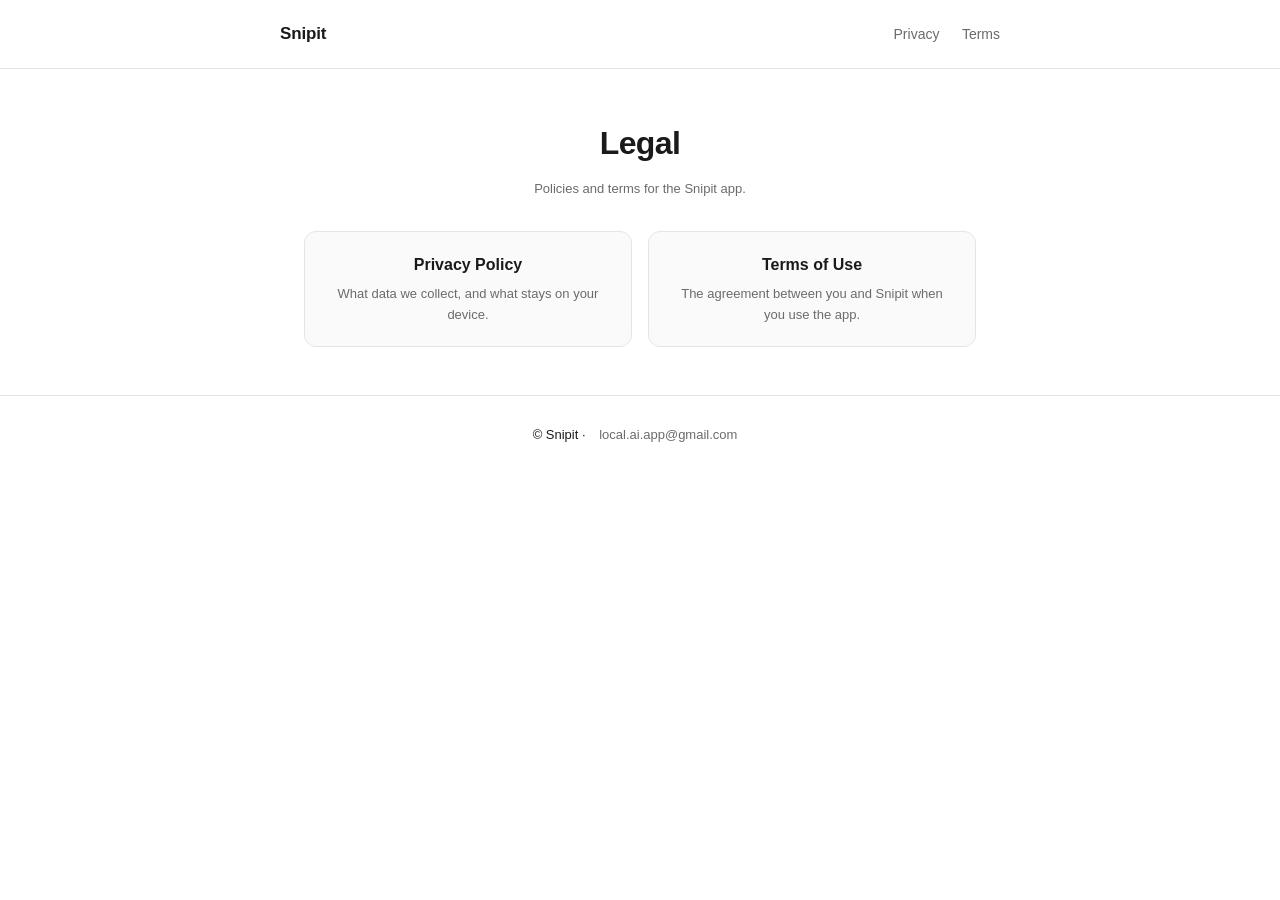
<file: index.html>
<!DOCTYPE html>
<html lang="en">
<head>
    <meta charset="UTF-8">
    <meta name="viewport" content="width=device-width, initial-scale=1.0">
    <title>Snipit — Legal</title>
    <link rel="stylesheet" href="style.css">
</head>
<body>
    <header class="site">
        <div class="inner">
            <a href="./" class="brand">Snipit</a>
            <nav>
                <a href="privacy.html">Privacy</a>
                <a href="terms.html">Terms</a>
            </nav>
        </div>
    </header>

    <main class="home-hero">
        <h1>Legal</h1>
        <p class="meta">Policies and terms for the Snipit app.</p>

        <div class="home-links">
            <a href="privacy.html">
                <strong>Privacy Policy</strong>
                <span>What data we collect, and what stays on your device.</span>
            </a>
            <a href="terms.html">
                <strong>Terms of Use</strong>
                <span>The agreement between you and Snipit when you use the app.</span>
            </a>
        </div>
    </main>

    <footer class="site">
        <p>&copy; Snipit · <a href="mailto:local.ai.app@gmail.com">local.ai.app@gmail.com</a></p>
    </footer>
</body>
</html>
</file>
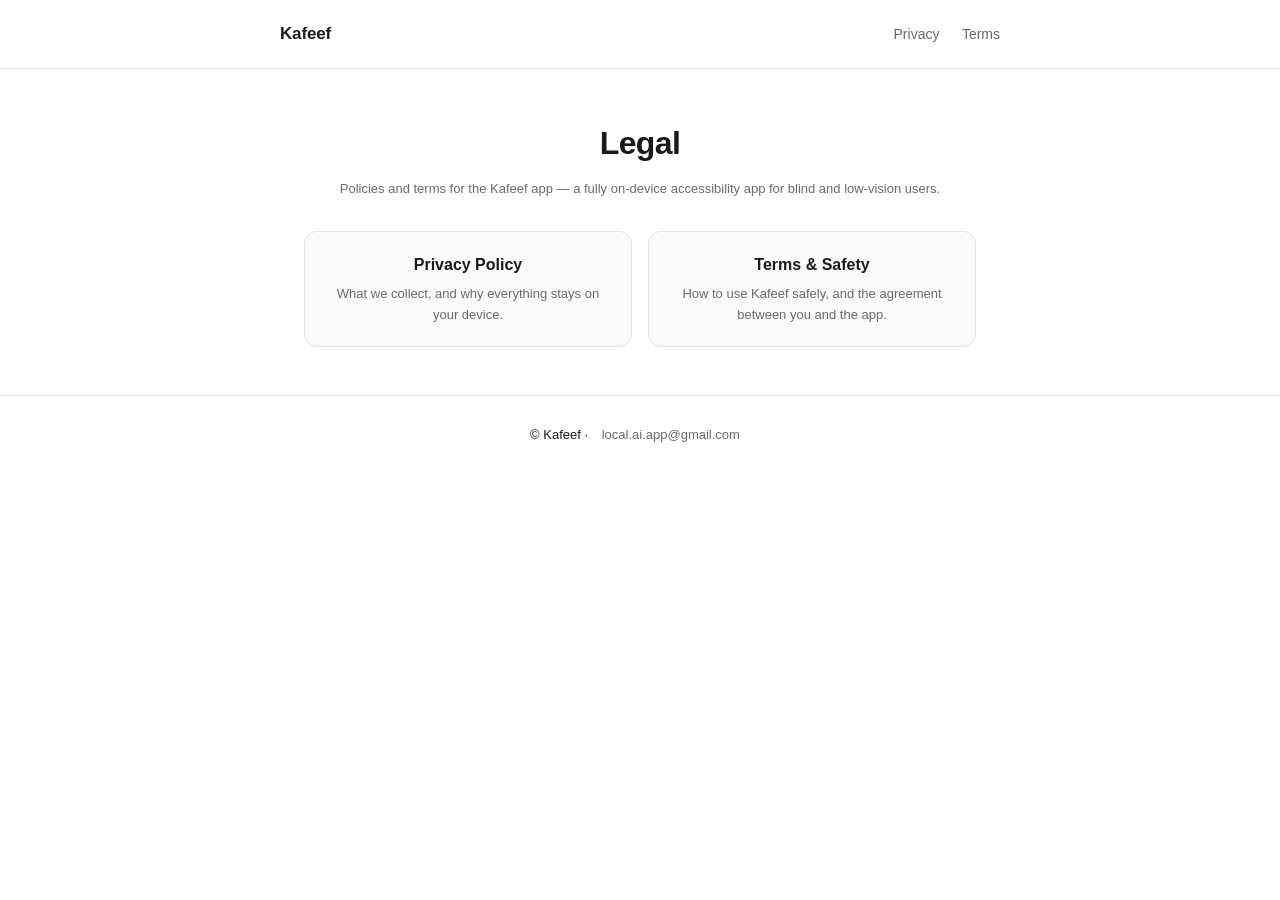
<file: kafeef/index.html>
<!DOCTYPE html>
<html lang="en">
<head>
    <meta charset="UTF-8">
    <meta name="viewport" content="width=device-width, initial-scale=1.0">
    <title>Kafeef — Legal</title>
    <link rel="stylesheet" href="style.css">
</head>
<body>
    <header class="site">
        <div class="inner">
            <a href="./" class="brand">Kafeef</a>
            <nav>
                <a href="privacy.html">Privacy</a>
                <a href="terms.html">Terms</a>
            </nav>
        </div>
    </header>

    <main class="home-hero">
        <h1>Legal</h1>
        <p class="meta">Policies and terms for the Kafeef app — a fully on-device accessibility app for blind and low-vision users.</p>

        <div class="home-links">
            <a href="privacy.html">
                <strong>Privacy Policy</strong>
                <span>What we collect, and why everything stays on your device.</span>
            </a>
            <a href="terms.html">
                <strong>Terms &amp; Safety</strong>
                <span>How to use Kafeef safely, and the agreement between you and the app.</span>
            </a>
        </div>
    </main>

    <footer class="site">
        <p>&copy; Kafeef · <a href="mailto:local.ai.app@gmail.com">local.ai.app@gmail.com</a></p>
    </footer>
</body>
</html>
</file>
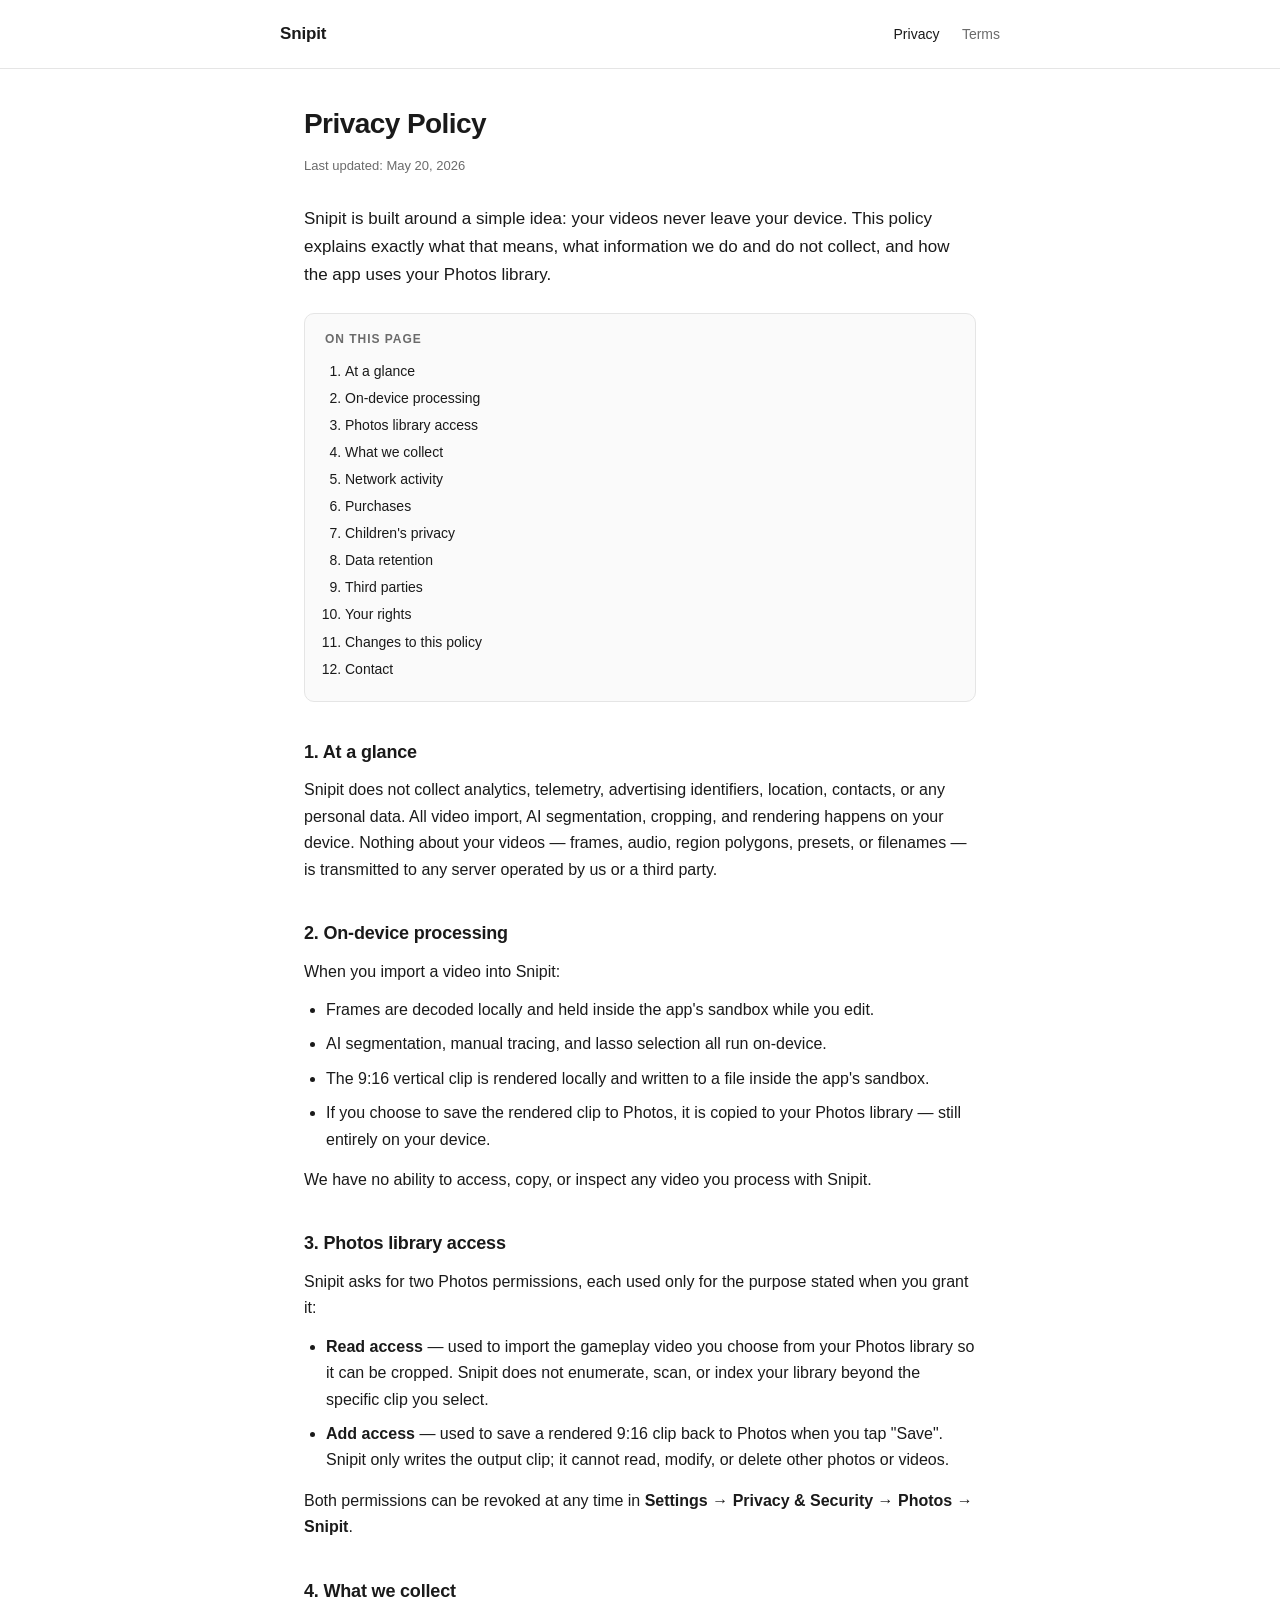
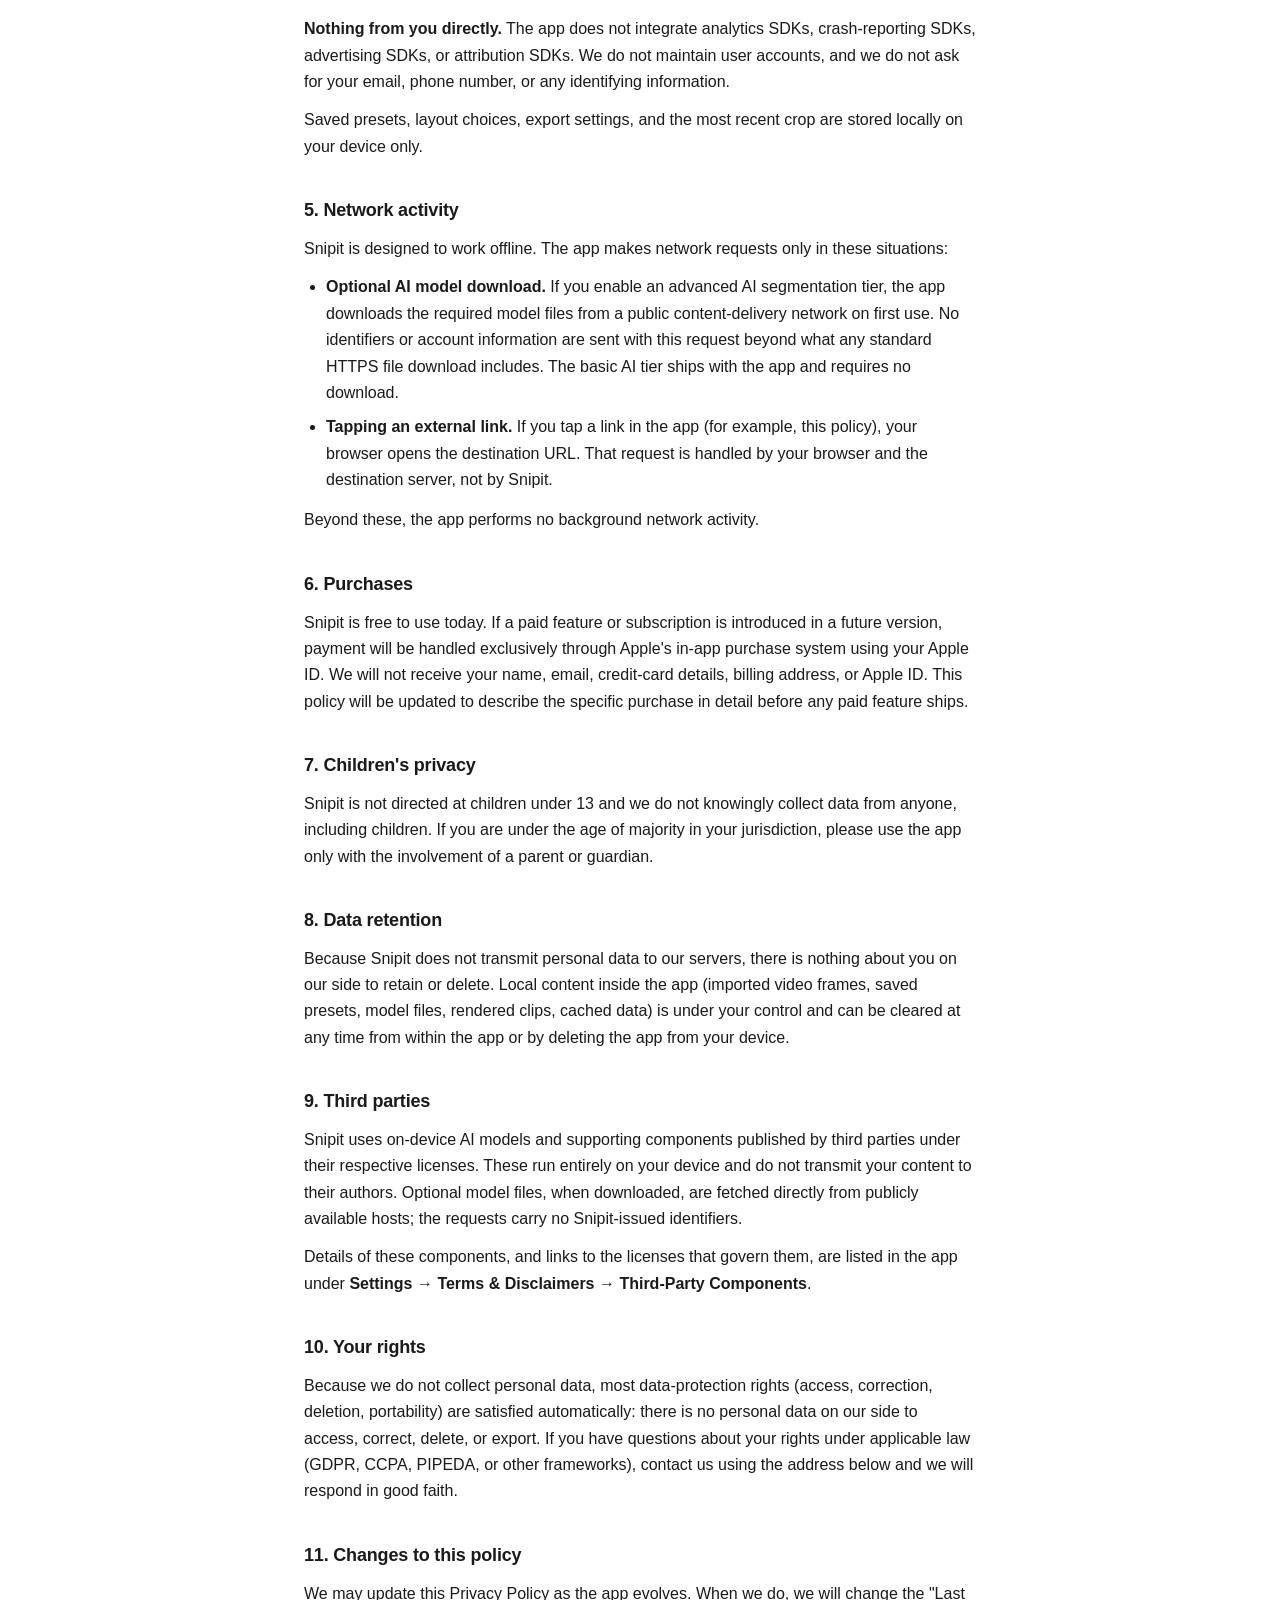
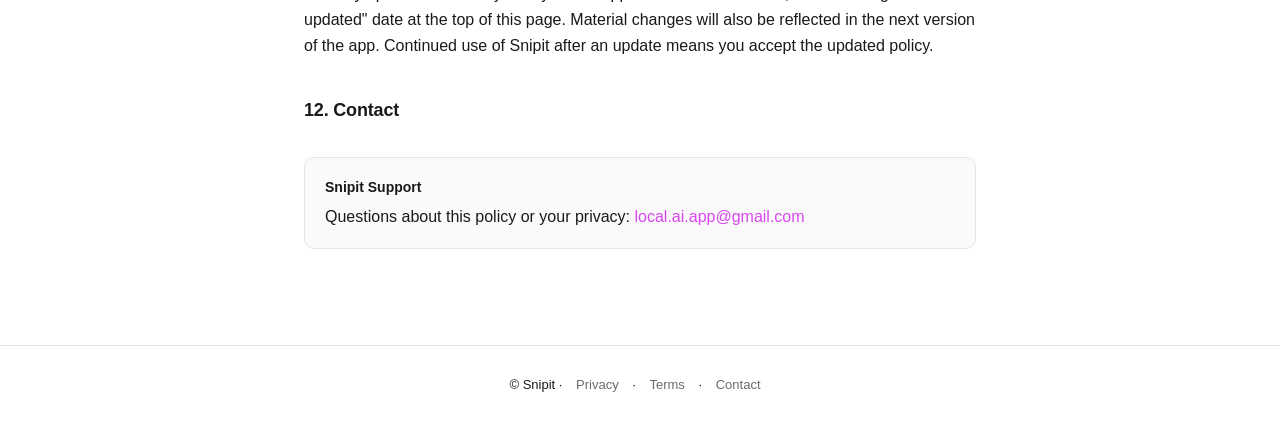
<file: privacy.html>
<!DOCTYPE html>
<html lang="en">
<head>
    <meta charset="UTF-8">
    <meta name="viewport" content="width=device-width, initial-scale=1.0">
    <title>Privacy Policy — Snipit</title>
    <link rel="stylesheet" href="style.css">
</head>
<body>
    <header class="site">
        <div class="inner">
            <a href="./" class="brand">Snipit</a>
            <nav>
                <a href="privacy.html" class="active">Privacy</a>
                <a href="terms.html">Terms</a>
            </nav>
        </div>
    </header>

    <main>
        <h1>Privacy Policy</h1>
        <p class="meta">Last updated: May 20, 2026</p>

        <p class="lead">Snipit is built around a simple idea: your videos never leave your device. This policy explains exactly what that means, what information we do and do not collect, and how the app uses your Photos library.</p>

        <div class="toc">
            <h3>On this page</h3>
            <ol>
                <li><a href="#summary">At a glance</a></li>
                <li><a href="#ondevice">On-device processing</a></li>
                <li><a href="#photos">Photos library access</a></li>
                <li><a href="#collect">What we collect</a></li>
                <li><a href="#network">Network activity</a></li>
                <li><a href="#purchases">Purchases</a></li>
                <li><a href="#children">Children's privacy</a></li>
                <li><a href="#retention">Data retention</a></li>
                <li><a href="#thirdparty">Third parties</a></li>
                <li><a href="#rights">Your rights</a></li>
                <li><a href="#changes">Changes to this policy</a></li>
                <li><a href="#contact">Contact</a></li>
            </ol>
        </div>

        <h2 id="summary">1. At a glance</h2>
        <p>Snipit does not collect analytics, telemetry, advertising identifiers, location, contacts, or any personal data. All video import, AI segmentation, cropping, and rendering happens on your device. Nothing about your videos — frames, audio, region polygons, presets, or filenames — is transmitted to any server operated by us or a third party.</p>

        <h2 id="ondevice">2. On-device processing</h2>
        <p>When you import a video into Snipit:</p>
        <ul>
            <li>Frames are decoded locally and held inside the app's sandbox while you edit.</li>
            <li>AI segmentation, manual tracing, and lasso selection all run on-device.</li>
            <li>The 9:16 vertical clip is rendered locally and written to a file inside the app's sandbox.</li>
            <li>If you choose to save the rendered clip to Photos, it is copied to your Photos library — still entirely on your device.</li>
        </ul>
        <p>We have no ability to access, copy, or inspect any video you process with Snipit.</p>

        <h2 id="photos">3. Photos library access</h2>
        <p>Snipit asks for two Photos permissions, each used only for the purpose stated when you grant it:</p>
        <ul>
            <li><strong>Read access</strong> — used to import the gameplay video you choose from your Photos library so it can be cropped. Snipit does not enumerate, scan, or index your library beyond the specific clip you select.</li>
            <li><strong>Add access</strong> — used to save a rendered 9:16 clip back to Photos when you tap "Save". Snipit only writes the output clip; it cannot read, modify, or delete other photos or videos.</li>
        </ul>
        <p>Both permissions can be revoked at any time in <strong>Settings → Privacy &amp; Security → Photos → Snipit</strong>.</p>

        <h2 id="collect">4. What we collect</h2>
        <p><strong>Nothing from you directly.</strong> The app does not integrate analytics SDKs, crash-reporting SDKs, advertising SDKs, or attribution SDKs. We do not maintain user accounts, and we do not ask for your email, phone number, or any identifying information.</p>
        <p>Saved presets, layout choices, export settings, and the most recent crop are stored locally on your device only.</p>

        <h2 id="network">5. Network activity</h2>
        <p>Snipit is designed to work offline. The app makes network requests only in these situations:</p>
        <ul>
            <li><strong>Optional AI model download.</strong> If you enable an advanced AI segmentation tier, the app downloads the required model files from a public content-delivery network on first use. No identifiers or account information are sent with this request beyond what any standard HTTPS file download includes. The basic AI tier ships with the app and requires no download.</li>
            <li><strong>Tapping an external link.</strong> If you tap a link in the app (for example, this policy), your browser opens the destination URL. That request is handled by your browser and the destination server, not by Snipit.</li>
        </ul>
        <p>Beyond these, the app performs no background network activity.</p>

        <h2 id="purchases">6. Purchases</h2>
        <p>Snipit is free to use today. If a paid feature or subscription is introduced in a future version, payment will be handled exclusively through Apple's in-app purchase system using your Apple ID. We will not receive your name, email, credit-card details, billing address, or Apple ID. This policy will be updated to describe the specific purchase in detail before any paid feature ships.</p>

        <h2 id="children">7. Children's privacy</h2>
        <p>Snipit is not directed at children under 13 and we do not knowingly collect data from anyone, including children. If you are under the age of majority in your jurisdiction, please use the app only with the involvement of a parent or guardian.</p>

        <h2 id="retention">8. Data retention</h2>
        <p>Because Snipit does not transmit personal data to our servers, there is nothing about you on our side to retain or delete. Local content inside the app (imported video frames, saved presets, model files, rendered clips, cached data) is under your control and can be cleared at any time from within the app or by deleting the app from your device.</p>

        <h2 id="thirdparty">9. Third parties</h2>
        <p>Snipit uses on-device AI models and supporting components published by third parties under their respective licenses. These run entirely on your device and do not transmit your content to their authors. Optional model files, when downloaded, are fetched directly from publicly available hosts; the requests carry no Snipit-issued identifiers.</p>
        <p>Details of these components, and links to the licenses that govern them, are listed in the app under <strong>Settings → Terms &amp; Disclaimers → Third-Party Components</strong>.</p>

        <h2 id="rights">10. Your rights</h2>
        <p>Because we do not collect personal data, most data-protection rights (access, correction, deletion, portability) are satisfied automatically: there is no personal data on our side to access, correct, delete, or export. If you have questions about your rights under applicable law (GDPR, CCPA, PIPEDA, or other frameworks), contact us using the address below and we will respond in good faith.</p>

        <h2 id="changes">11. Changes to this policy</h2>
        <p>We may update this Privacy Policy as the app evolves. When we do, we will change the "Last updated" date at the top of this page. Material changes will also be reflected in the next version of the app. Continued use of Snipit after an update means you accept the updated policy.</p>

        <h2 id="contact">12. Contact</h2>
        <div class="contact">
            <strong>Snipit Support</strong>
            Questions about this policy or your privacy: <a href="mailto:local.ai.app@gmail.com">local.ai.app@gmail.com</a>
        </div>
    </main>

    <footer class="site">
        <p>&copy; Snipit · <a href="privacy.html">Privacy</a> · <a href="terms.html">Terms</a> · <a href="mailto:local.ai.app@gmail.com">Contact</a></p>
    </footer>
</body>
</html>
</file>
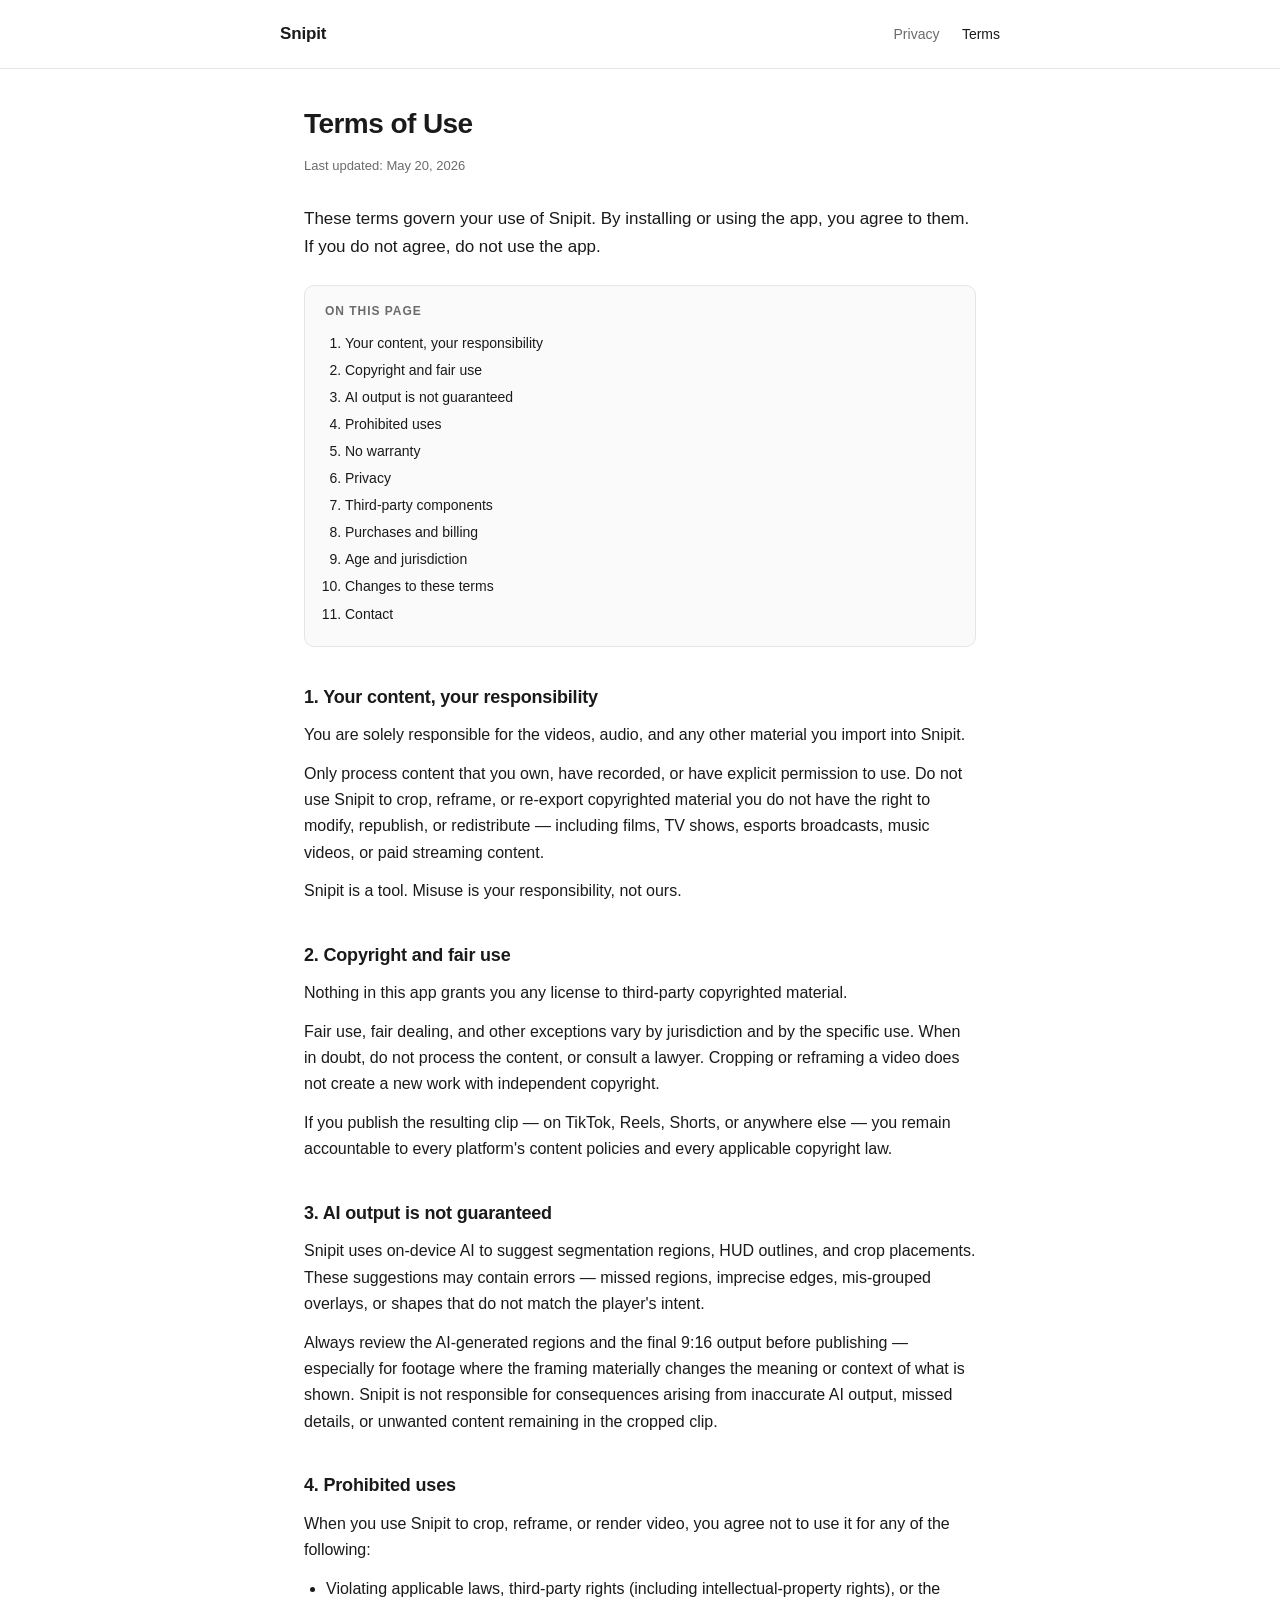
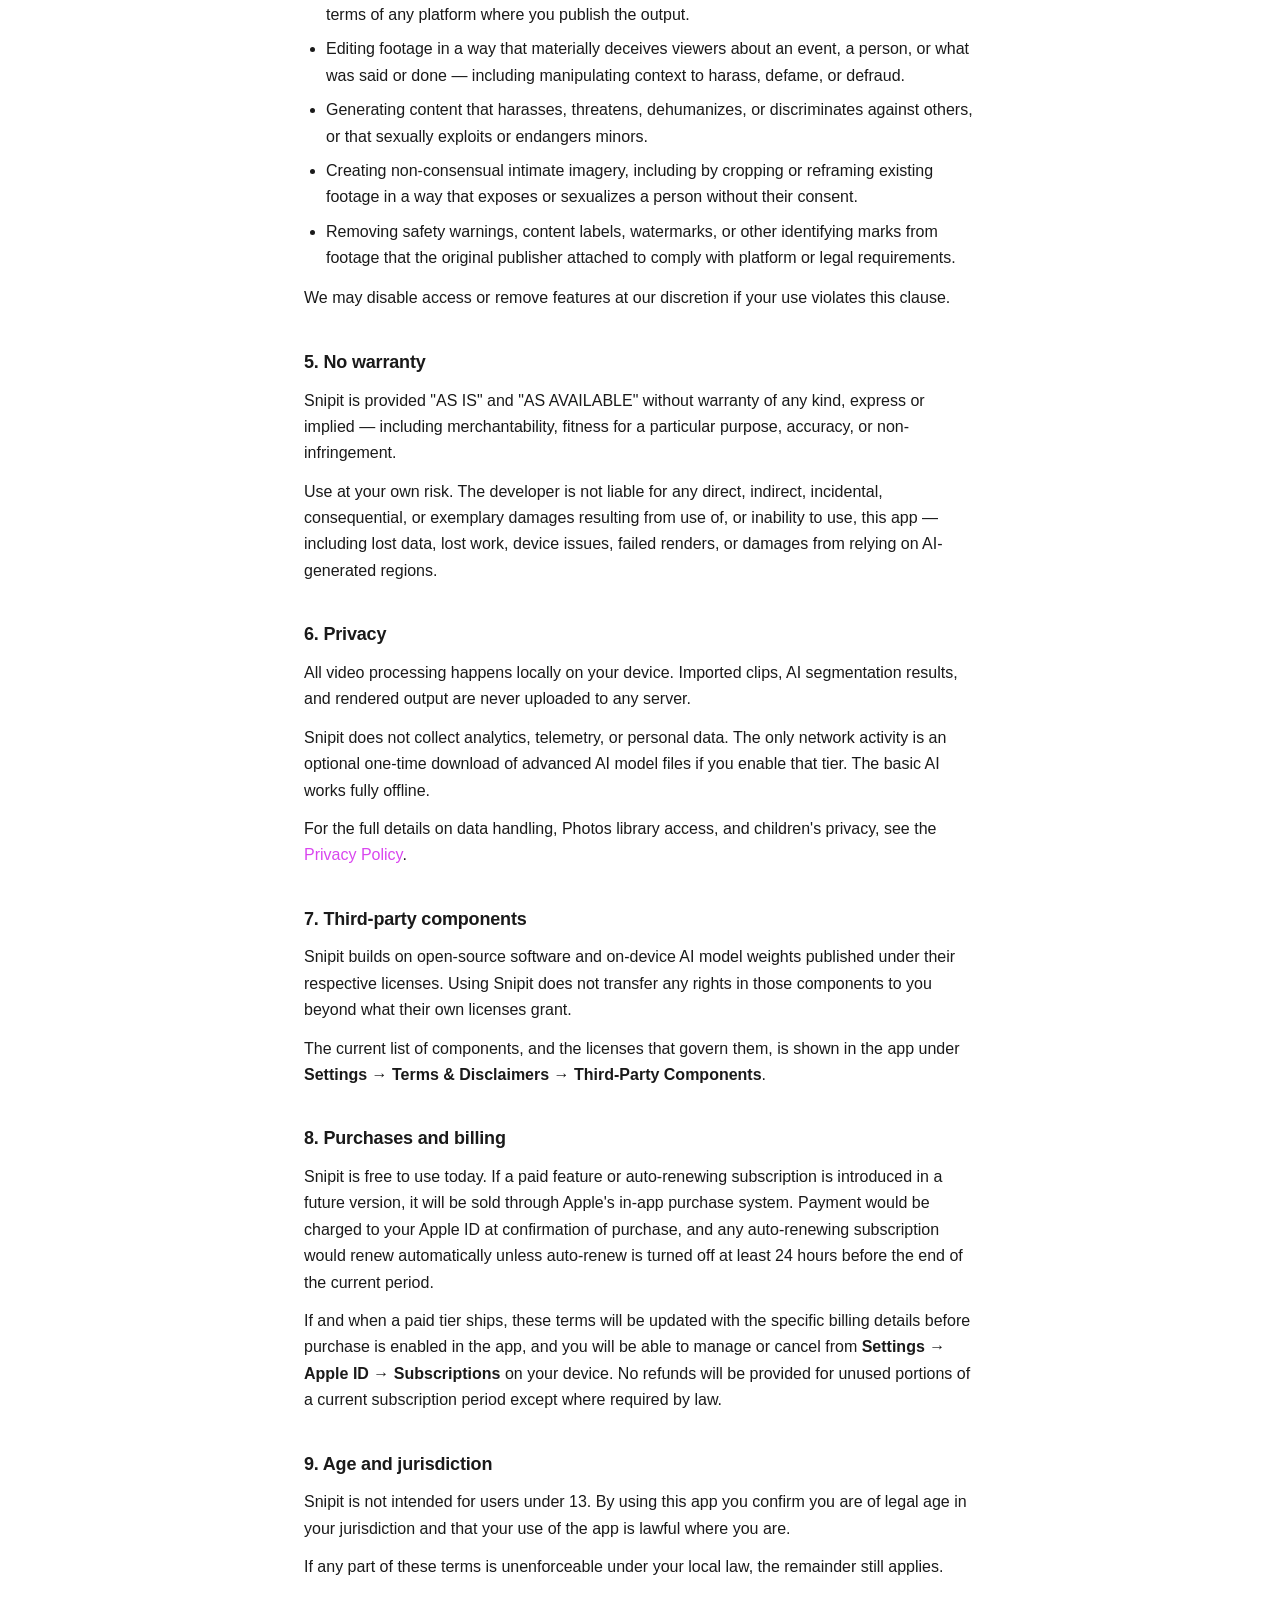
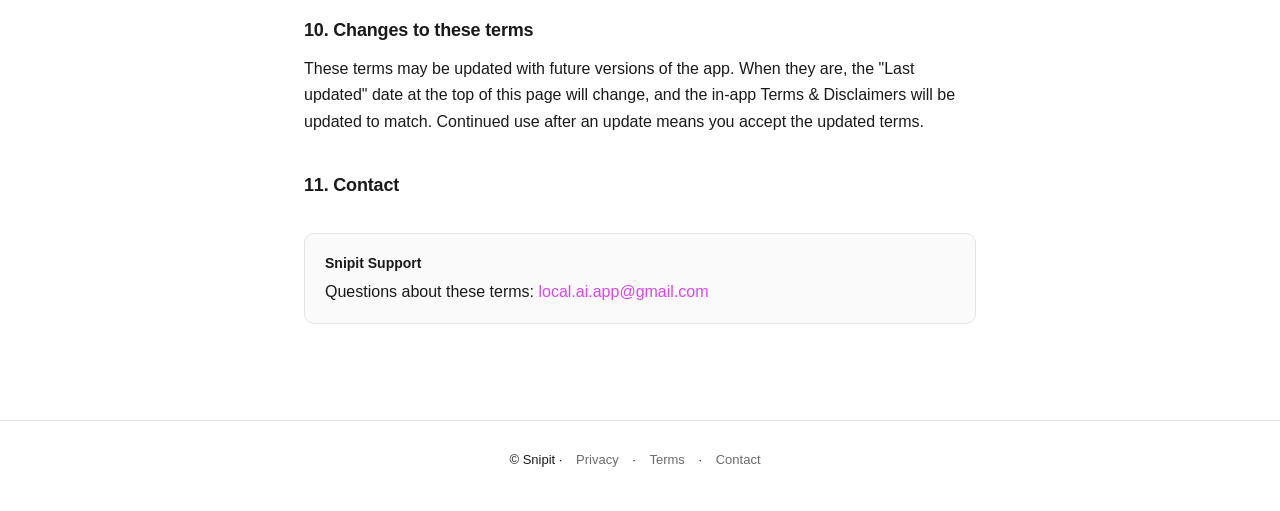
<file: terms.html>
<!DOCTYPE html>
<html lang="en">
<head>
    <meta charset="UTF-8">
    <meta name="viewport" content="width=device-width, initial-scale=1.0">
    <title>Terms of Use — Snipit</title>
    <link rel="stylesheet" href="style.css">
</head>
<body>
    <header class="site">
        <div class="inner">
            <a href="./" class="brand">Snipit</a>
            <nav>
                <a href="privacy.html">Privacy</a>
                <a href="terms.html" class="active">Terms</a>
            </nav>
        </div>
    </header>

    <main>
        <h1>Terms of Use</h1>
        <p class="meta">Last updated: May 20, 2026</p>

        <p class="lead">These terms govern your use of Snipit. By installing or using the app, you agree to them. If you do not agree, do not use the app.</p>

        <div class="toc">
            <h3>On this page</h3>
            <ol>
                <li><a href="#content">Your content, your responsibility</a></li>
                <li><a href="#copyright">Copyright and fair use</a></li>
                <li><a href="#ai">AI output is not guaranteed</a></li>
                <li><a href="#prohibited">Prohibited uses</a></li>
                <li><a href="#warranty">No warranty</a></li>
                <li><a href="#privacy">Privacy</a></li>
                <li><a href="#thirdparty">Third-party components</a></li>
                <li><a href="#purchases">Purchases and billing</a></li>
                <li><a href="#age">Age and jurisdiction</a></li>
                <li><a href="#changes">Changes to these terms</a></li>
                <li><a href="#contact">Contact</a></li>
            </ol>
        </div>

        <h2 id="content">1. Your content, your responsibility</h2>
        <p>You are solely responsible for the videos, audio, and any other material you import into Snipit.</p>
        <p>Only process content that you own, have recorded, or have explicit permission to use. Do not use Snipit to crop, reframe, or re-export copyrighted material you do not have the right to modify, republish, or redistribute — including films, TV shows, esports broadcasts, music videos, or paid streaming content.</p>
        <p>Snipit is a tool. Misuse is your responsibility, not ours.</p>

        <h2 id="copyright">2. Copyright and fair use</h2>
        <p>Nothing in this app grants you any license to third-party copyrighted material.</p>
        <p>Fair use, fair dealing, and other exceptions vary by jurisdiction and by the specific use. When in doubt, do not process the content, or consult a lawyer. Cropping or reframing a video does not create a new work with independent copyright.</p>
        <p>If you publish the resulting clip — on TikTok, Reels, Shorts, or anywhere else — you remain accountable to every platform's content policies and every applicable copyright law.</p>

        <h2 id="ai">3. AI output is not guaranteed</h2>
        <p>Snipit uses on-device AI to suggest segmentation regions, HUD outlines, and crop placements. These suggestions may contain errors — missed regions, imprecise edges, mis-grouped overlays, or shapes that do not match the player's intent.</p>
        <p>Always review the AI-generated regions and the final 9:16 output before publishing — especially for footage where the framing materially changes the meaning or context of what is shown. Snipit is not responsible for consequences arising from inaccurate AI output, missed details, or unwanted content remaining in the cropped clip.</p>

        <h2 id="prohibited">4. Prohibited uses</h2>
        <p>When you use Snipit to crop, reframe, or render video, you agree not to use it for any of the following:</p>
        <ul>
            <li>Violating applicable laws, third-party rights (including intellectual-property rights), or the terms of any platform where you publish the output.</li>
            <li>Editing footage in a way that materially deceives viewers about an event, a person, or what was said or done — including manipulating context to harass, defame, or defraud.</li>
            <li>Generating content that harasses, threatens, dehumanizes, or discriminates against others, or that sexually exploits or endangers minors.</li>
            <li>Creating non-consensual intimate imagery, including by cropping or reframing existing footage in a way that exposes or sexualizes a person without their consent.</li>
            <li>Removing safety warnings, content labels, watermarks, or other identifying marks from footage that the original publisher attached to comply with platform or legal requirements.</li>
        </ul>
        <p>We may disable access or remove features at our discretion if your use violates this clause.</p>

        <h2 id="warranty">5. No warranty</h2>
        <p>Snipit is provided "AS IS" and "AS AVAILABLE" without warranty of any kind, express or implied — including merchantability, fitness for a particular purpose, accuracy, or non-infringement.</p>
        <p>Use at your own risk. The developer is not liable for any direct, indirect, incidental, consequential, or exemplary damages resulting from use of, or inability to use, this app — including lost data, lost work, device issues, failed renders, or damages from relying on AI-generated regions.</p>

        <h2 id="privacy">6. Privacy</h2>
        <p>All video processing happens locally on your device. Imported clips, AI segmentation results, and rendered output are never uploaded to any server.</p>
        <p>Snipit does not collect analytics, telemetry, or personal data. The only network activity is an optional one-time download of advanced AI model files if you enable that tier. The basic AI works fully offline.</p>
        <p>For the full details on data handling, Photos library access, and children's privacy, see the <a href="privacy.html">Privacy Policy</a>.</p>

        <h2 id="thirdparty">7. Third-party components</h2>
        <p>Snipit builds on open-source software and on-device AI model weights published under their respective licenses. Using Snipit does not transfer any rights in those components to you beyond what their own licenses grant.</p>
        <p>The current list of components, and the licenses that govern them, is shown in the app under <strong>Settings → Terms &amp; Disclaimers → Third-Party Components</strong>.</p>

        <h2 id="purchases">8. Purchases and billing</h2>
        <p>Snipit is free to use today. If a paid feature or auto-renewing subscription is introduced in a future version, it will be sold through Apple's in-app purchase system. Payment would be charged to your Apple ID at confirmation of purchase, and any auto-renewing subscription would renew automatically unless auto-renew is turned off at least 24 hours before the end of the current period.</p>
        <p>If and when a paid tier ships, these terms will be updated with the specific billing details before purchase is enabled in the app, and you will be able to manage or cancel from <strong>Settings → Apple ID → Subscriptions</strong> on your device. No refunds will be provided for unused portions of a current subscription period except where required by law.</p>

        <h2 id="age">9. Age and jurisdiction</h2>
        <p>Snipit is not intended for users under 13. By using this app you confirm you are of legal age in your jurisdiction and that your use of the app is lawful where you are.</p>
        <p>If any part of these terms is unenforceable under your local law, the remainder still applies.</p>

        <h2 id="changes">10. Changes to these terms</h2>
        <p>These terms may be updated with future versions of the app. When they are, the "Last updated" date at the top of this page will change, and the in-app Terms &amp; Disclaimers will be updated to match. Continued use after an update means you accept the updated terms.</p>

        <h2 id="contact">11. Contact</h2>
        <div class="contact">
            <strong>Snipit Support</strong>
            Questions about these terms: <a href="mailto:local.ai.app@gmail.com">local.ai.app@gmail.com</a>
        </div>
    </main>

    <footer class="site">
        <p>&copy; Snipit · <a href="privacy.html">Privacy</a> · <a href="terms.html">Terms</a> · <a href="mailto:local.ai.app@gmail.com">Contact</a></p>
    </footer>
</body>
</html>
</file>
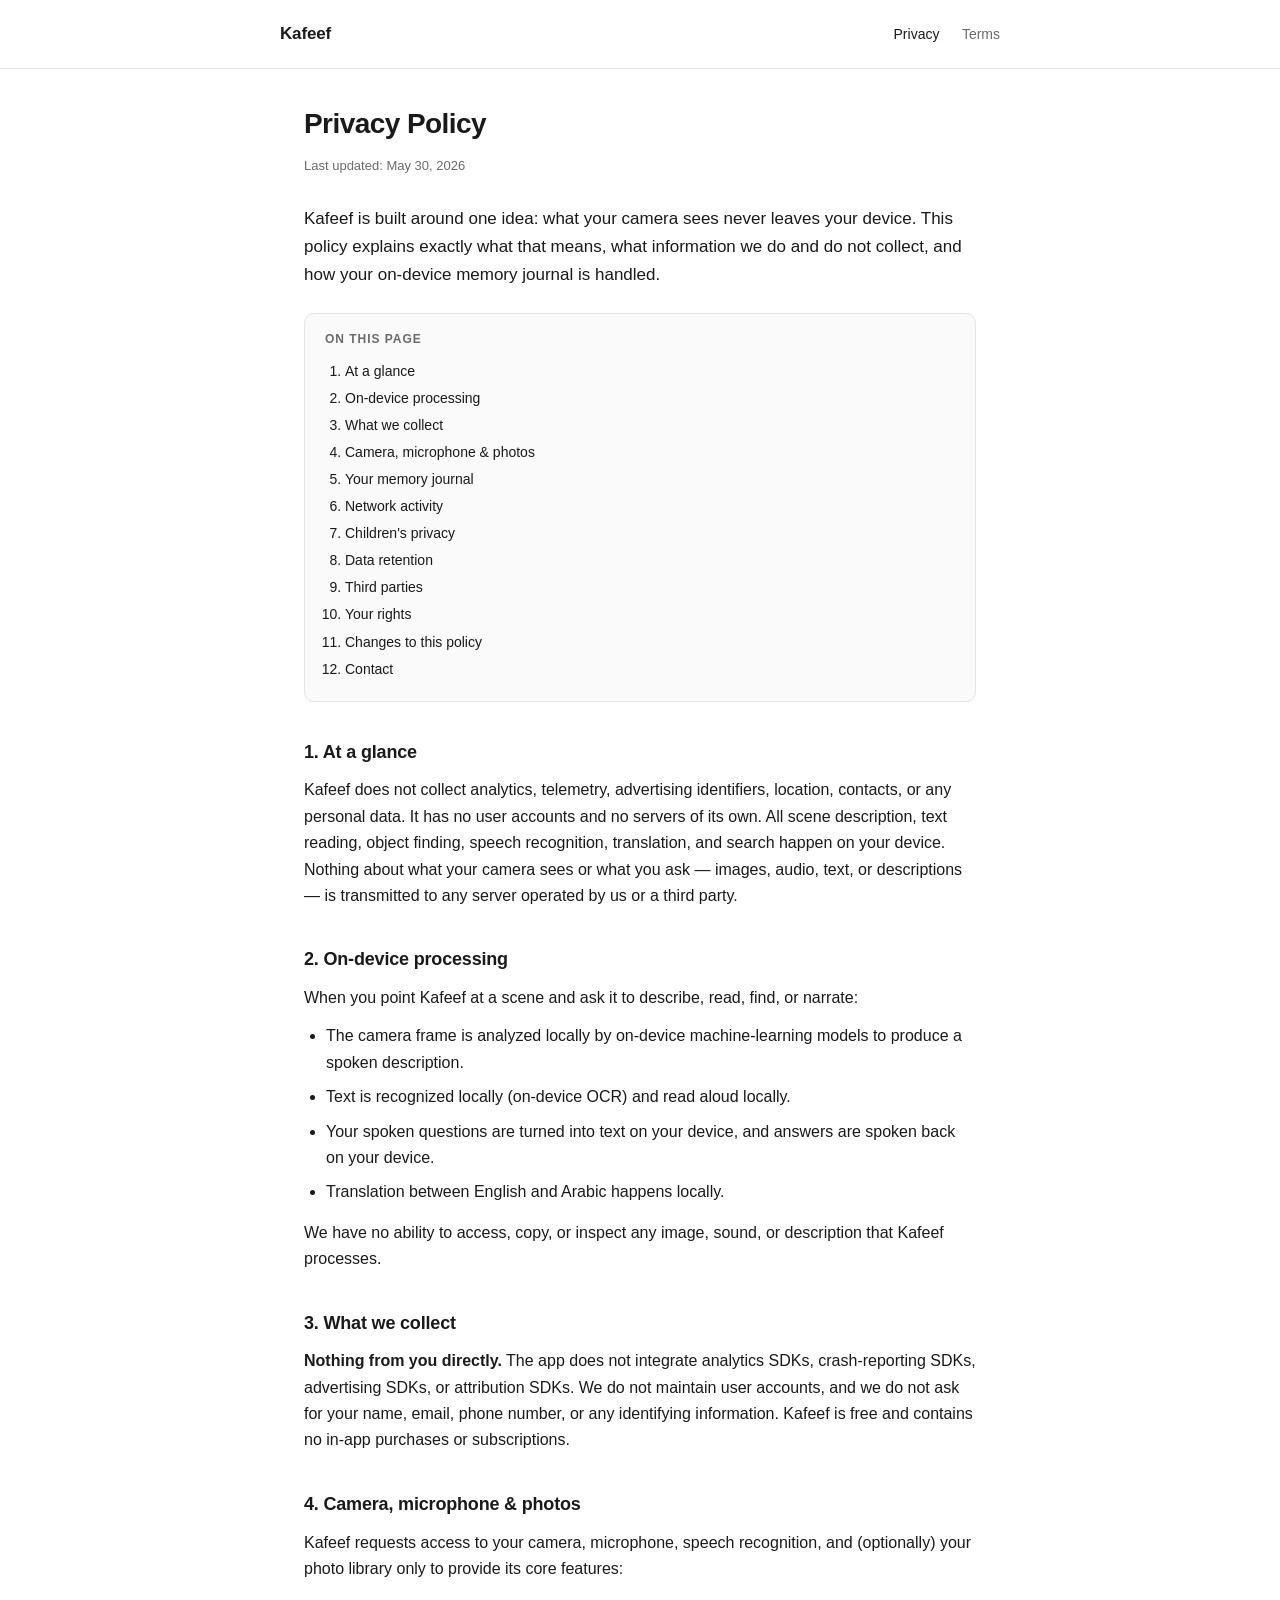
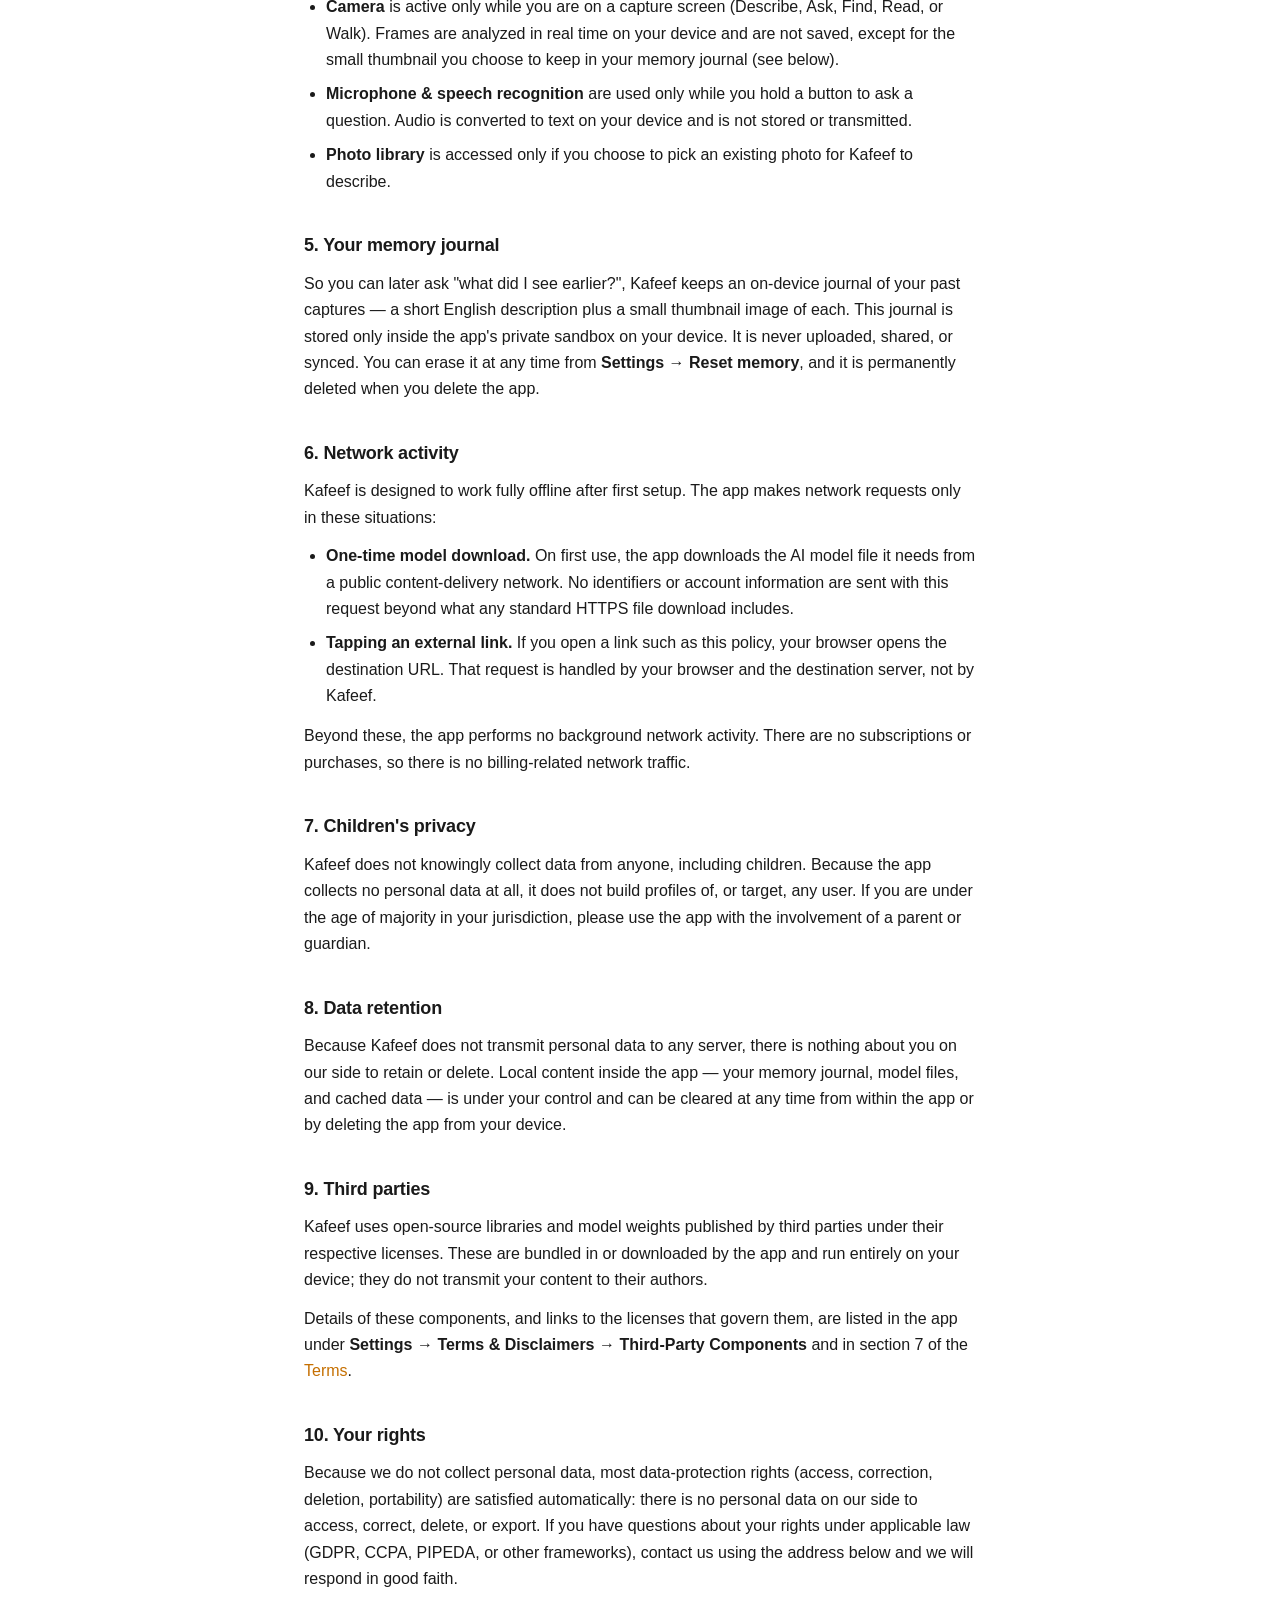
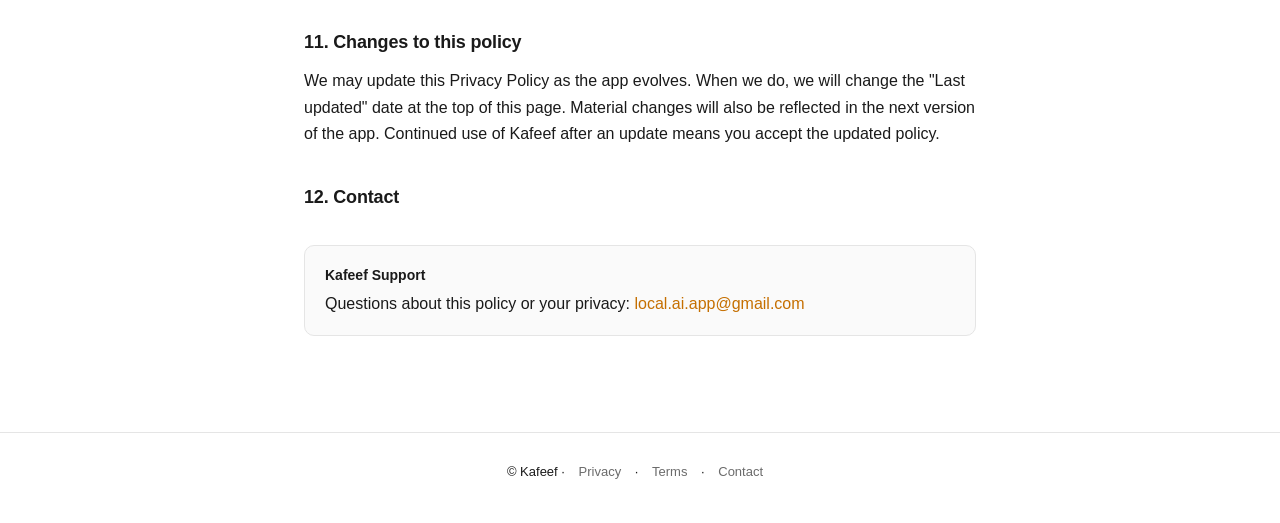
<file: kafeef/privacy.html>
<!DOCTYPE html>
<html lang="en">
<head>
    <meta charset="UTF-8">
    <meta name="viewport" content="width=device-width, initial-scale=1.0">
    <title>Privacy Policy — Kafeef</title>
    <link rel="stylesheet" href="style.css">
</head>
<body>
    <header class="site">
        <div class="inner">
            <a href="./" class="brand">Kafeef</a>
            <nav>
                <a href="privacy.html" class="active">Privacy</a>
                <a href="terms.html">Terms</a>
            </nav>
        </div>
    </header>

    <main>
        <h1>Privacy Policy</h1>
        <p class="meta">Last updated: May 30, 2026</p>

        <p class="lead">Kafeef is built around one idea: what your camera sees never leaves your device. This policy explains exactly what that means, what information we do and do not collect, and how your on-device memory journal is handled.</p>

        <div class="toc">
            <h3>On this page</h3>
            <ol>
                <li><a href="#summary">At a glance</a></li>
                <li><a href="#ondevice">On-device processing</a></li>
                <li><a href="#collect">What we collect</a></li>
                <li><a href="#camera">Camera, microphone &amp; photos</a></li>
                <li><a href="#memory">Your memory journal</a></li>
                <li><a href="#network">Network activity</a></li>
                <li><a href="#children">Children's privacy</a></li>
                <li><a href="#retention">Data retention</a></li>
                <li><a href="#thirdparty">Third parties</a></li>
                <li><a href="#rights">Your rights</a></li>
                <li><a href="#changes">Changes to this policy</a></li>
                <li><a href="#contact">Contact</a></li>
            </ol>
        </div>

        <h2 id="summary">1. At a glance</h2>
        <p>Kafeef does not collect analytics, telemetry, advertising identifiers, location, contacts, or any personal data. It has no user accounts and no servers of its own. All scene description, text reading, object finding, speech recognition, translation, and search happen on your device. Nothing about what your camera sees or what you ask — images, audio, text, or descriptions — is transmitted to any server operated by us or a third party.</p>

        <h2 id="ondevice">2. On-device processing</h2>
        <p>When you point Kafeef at a scene and ask it to describe, read, find, or narrate:</p>
        <ul>
            <li>The camera frame is analyzed locally by on-device machine-learning models to produce a spoken description.</li>
            <li>Text is recognized locally (on-device OCR) and read aloud locally.</li>
            <li>Your spoken questions are turned into text on your device, and answers are spoken back on your device.</li>
            <li>Translation between English and Arabic happens locally.</li>
        </ul>
        <p>We have no ability to access, copy, or inspect any image, sound, or description that Kafeef processes.</p>

        <h2 id="collect">3. What we collect</h2>
        <p><strong>Nothing from you directly.</strong> The app does not integrate analytics SDKs, crash-reporting SDKs, advertising SDKs, or attribution SDKs. We do not maintain user accounts, and we do not ask for your name, email, phone number, or any identifying information. Kafeef is free and contains no in-app purchases or subscriptions.</p>

        <h2 id="camera">4. Camera, microphone &amp; photos</h2>
        <p>Kafeef requests access to your camera, microphone, speech recognition, and (optionally) your photo library only to provide its core features:</p>
        <ul>
            <li><strong>Camera</strong> is active only while you are on a capture screen (Describe, Ask, Find, Read, or Walk). Frames are analyzed in real time on your device and are not saved, except for the small thumbnail you choose to keep in your memory journal (see below).</li>
            <li><strong>Microphone &amp; speech recognition</strong> are used only while you hold a button to ask a question. Audio is converted to text on your device and is not stored or transmitted.</li>
            <li><strong>Photo library</strong> is accessed only if you choose to pick an existing photo for Kafeef to describe.</li>
        </ul>

        <h2 id="memory">5. Your memory journal</h2>
        <p>So you can later ask "what did I see earlier?", Kafeef keeps an on-device journal of your past captures — a short English description plus a small thumbnail image of each. This journal is stored only inside the app's private sandbox on your device. It is never uploaded, shared, or synced. You can erase it at any time from <strong>Settings &rarr; Reset memory</strong>, and it is permanently deleted when you delete the app.</p>

        <h2 id="network">6. Network activity</h2>
        <p>Kafeef is designed to work fully offline after first setup. The app makes network requests only in these situations:</p>
        <ul>
            <li><strong>One-time model download.</strong> On first use, the app downloads the AI model file it needs from a public content-delivery network. No identifiers or account information are sent with this request beyond what any standard HTTPS file download includes.</li>
            <li><strong>Tapping an external link.</strong> If you open a link such as this policy, your browser opens the destination URL. That request is handled by your browser and the destination server, not by Kafeef.</li>
        </ul>
        <p>Beyond these, the app performs no background network activity. There are no subscriptions or purchases, so there is no billing-related network traffic.</p>

        <h2 id="children">7. Children's privacy</h2>
        <p>Kafeef does not knowingly collect data from anyone, including children. Because the app collects no personal data at all, it does not build profiles of, or target, any user. If you are under the age of majority in your jurisdiction, please use the app with the involvement of a parent or guardian.</p>

        <h2 id="retention">8. Data retention</h2>
        <p>Because Kafeef does not transmit personal data to any server, there is nothing about you on our side to retain or delete. Local content inside the app — your memory journal, model files, and cached data — is under your control and can be cleared at any time from within the app or by deleting the app from your device.</p>

        <h2 id="thirdparty">9. Third parties</h2>
        <p>Kafeef uses open-source libraries and model weights published by third parties under their respective licenses. These are bundled in or downloaded by the app and run entirely on your device; they do not transmit your content to their authors.</p>
        <p>Details of these components, and links to the licenses that govern them, are listed in the app under <strong>Settings &rarr; Terms &amp; Disclaimers &rarr; Third-Party Components</strong> and in section 7 of the <a href="terms.html">Terms</a>.</p>

        <h2 id="rights">10. Your rights</h2>
        <p>Because we do not collect personal data, most data-protection rights (access, correction, deletion, portability) are satisfied automatically: there is no personal data on our side to access, correct, delete, or export. If you have questions about your rights under applicable law (GDPR, CCPA, PIPEDA, or other frameworks), contact us using the address below and we will respond in good faith.</p>

        <h2 id="changes">11. Changes to this policy</h2>
        <p>We may update this Privacy Policy as the app evolves. When we do, we will change the "Last updated" date at the top of this page. Material changes will also be reflected in the next version of the app. Continued use of Kafeef after an update means you accept the updated policy.</p>

        <h2 id="contact">12. Contact</h2>
        <div class="contact">
            <strong>Kafeef Support</strong>
            Questions about this policy or your privacy: <a href="mailto:local.ai.app@gmail.com">local.ai.app@gmail.com</a>
        </div>
    </main>

    <footer class="site">
        <p>&copy; Kafeef · <a href="privacy.html">Privacy</a> · <a href="terms.html">Terms</a> · <a href="mailto:local.ai.app@gmail.com">Contact</a></p>
    </footer>
</body>
</html>
</file>
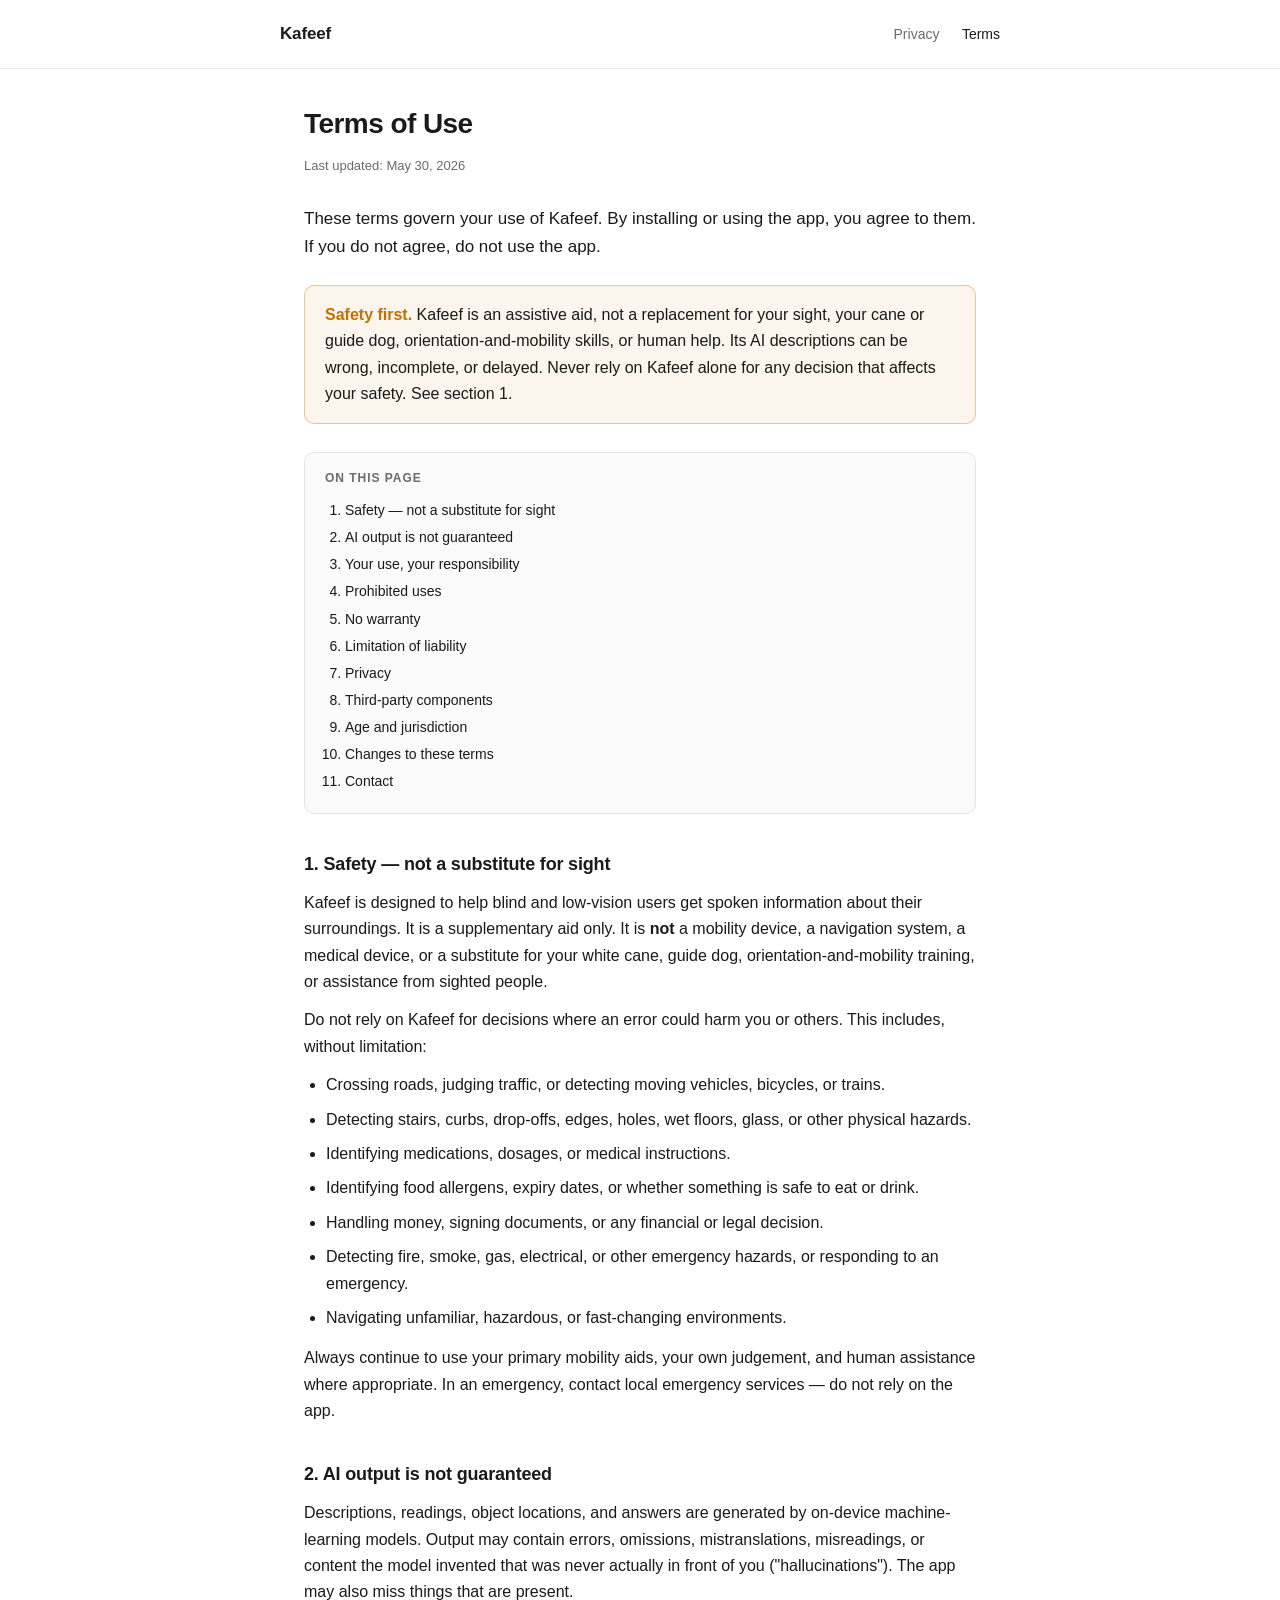
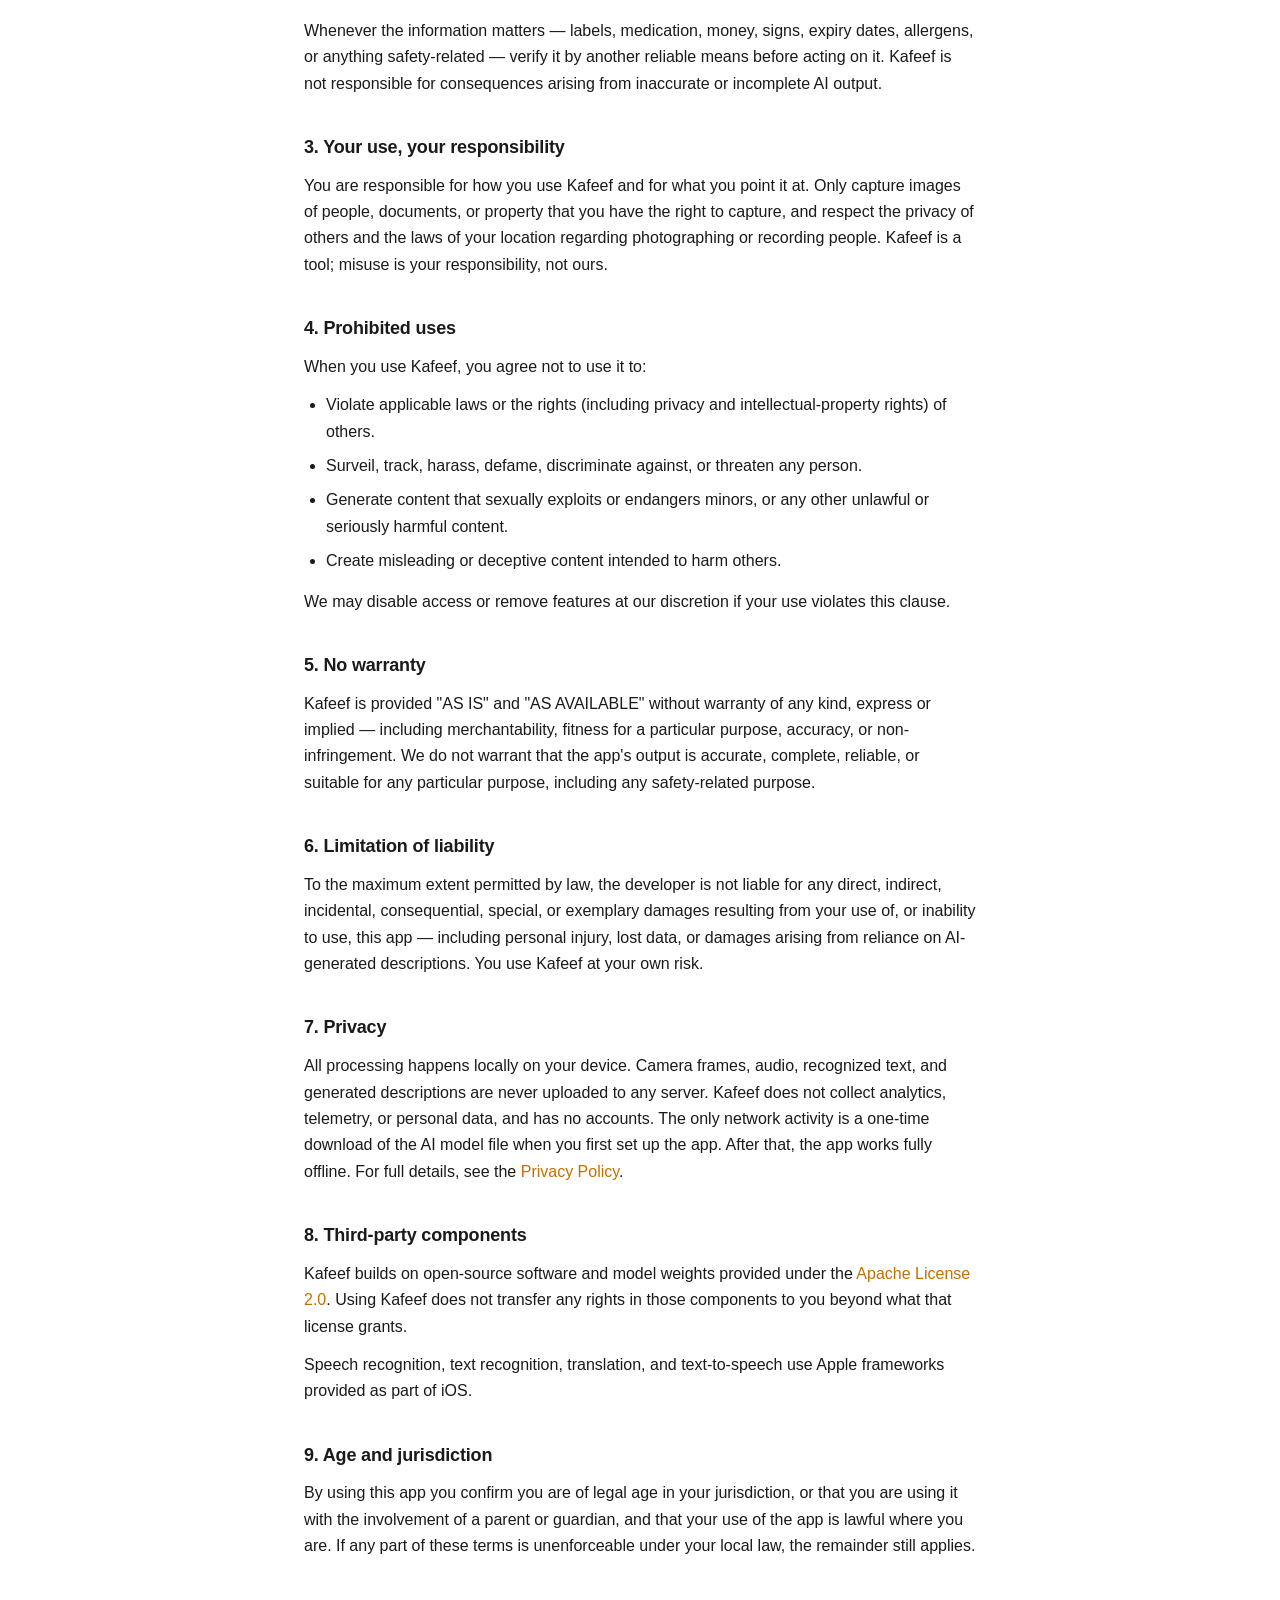
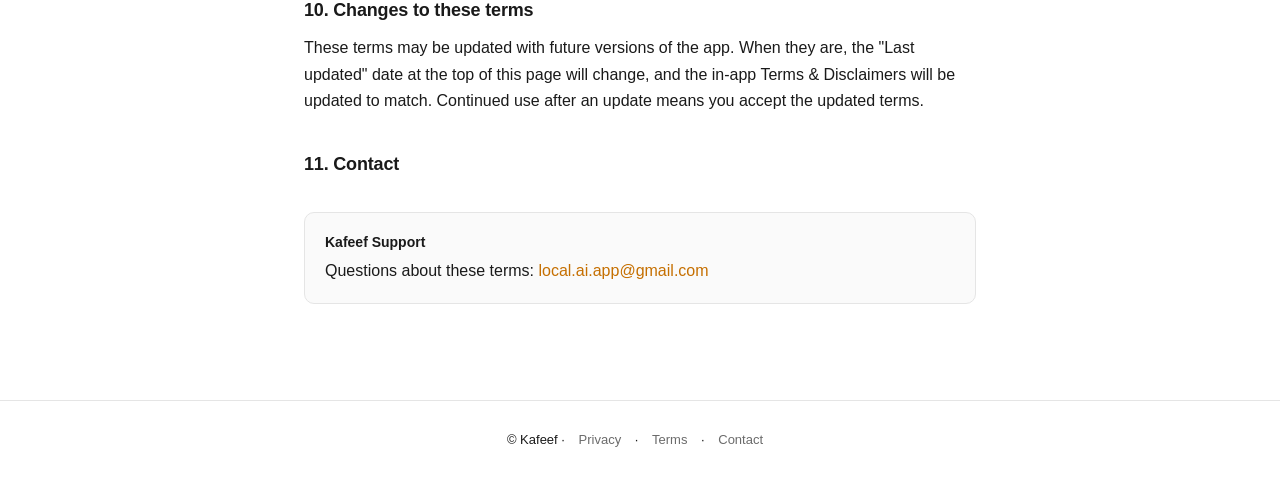
<file: kafeef/terms.html>
<!DOCTYPE html>
<html lang="en">
<head>
    <meta charset="UTF-8">
    <meta name="viewport" content="width=device-width, initial-scale=1.0">
    <title>Terms of Use — Kafeef</title>
    <link rel="stylesheet" href="style.css">
</head>
<body>
    <header class="site">
        <div class="inner">
            <a href="./" class="brand">Kafeef</a>
            <nav>
                <a href="privacy.html">Privacy</a>
                <a href="terms.html" class="active">Terms</a>
            </nav>
        </div>
    </header>

    <main>
        <h1>Terms of Use</h1>
        <p class="meta">Last updated: May 30, 2026</p>

        <p class="lead">These terms govern your use of Kafeef. By installing or using the app, you agree to them. If you do not agree, do not use the app.</p>

        <div class="callout">
            <strong>Safety first.</strong> Kafeef is an assistive aid, not a replacement for your sight, your cane or guide dog, orientation-and-mobility skills, or human help. Its AI descriptions can be wrong, incomplete, or delayed. Never rely on Kafeef alone for any decision that affects your safety. See section 1.
        </div>

        <div class="toc">
            <h3>On this page</h3>
            <ol>
                <li><a href="#safety">Safety &mdash; not a substitute for sight</a></li>
                <li><a href="#ai">AI output is not guaranteed</a></li>
                <li><a href="#responsibility">Your use, your responsibility</a></li>
                <li><a href="#prohibited">Prohibited uses</a></li>
                <li><a href="#warranty">No warranty</a></li>
                <li><a href="#liability">Limitation of liability</a></li>
                <li><a href="#privacy">Privacy</a></li>
                <li><a href="#thirdparty">Third-party components</a></li>
                <li><a href="#age">Age and jurisdiction</a></li>
                <li><a href="#changes">Changes to these terms</a></li>
                <li><a href="#contact">Contact</a></li>
            </ol>
        </div>

        <h2 id="safety">1. Safety &mdash; not a substitute for sight</h2>
        <p>Kafeef is designed to help blind and low-vision users get spoken information about their surroundings. It is a supplementary aid only. It is <strong>not</strong> a mobility device, a navigation system, a medical device, or a substitute for your white cane, guide dog, orientation-and-mobility training, or assistance from sighted people.</p>
        <p>Do not rely on Kafeef for decisions where an error could harm you or others. This includes, without limitation:</p>
        <ul>
            <li>Crossing roads, judging traffic, or detecting moving vehicles, bicycles, or trains.</li>
            <li>Detecting stairs, curbs, drop-offs, edges, holes, wet floors, glass, or other physical hazards.</li>
            <li>Identifying medications, dosages, or medical instructions.</li>
            <li>Identifying food allergens, expiry dates, or whether something is safe to eat or drink.</li>
            <li>Handling money, signing documents, or any financial or legal decision.</li>
            <li>Detecting fire, smoke, gas, electrical, or other emergency hazards, or responding to an emergency.</li>
            <li>Navigating unfamiliar, hazardous, or fast-changing environments.</li>
        </ul>
        <p>Always continue to use your primary mobility aids, your own judgement, and human assistance where appropriate. In an emergency, contact local emergency services — do not rely on the app.</p>

        <h2 id="ai">2. AI output is not guaranteed</h2>
        <p>Descriptions, readings, object locations, and answers are generated by on-device machine-learning models. Output may contain errors, omissions, mistranslations, misreadings, or content the model invented that was never actually in front of you ("hallucinations"). The app may also miss things that are present.</p>
        <p>Whenever the information matters — labels, medication, money, signs, expiry dates, allergens, or anything safety-related — verify it by another reliable means before acting on it. Kafeef is not responsible for consequences arising from inaccurate or incomplete AI output.</p>

        <h2 id="responsibility">3. Your use, your responsibility</h2>
        <p>You are responsible for how you use Kafeef and for what you point it at. Only capture images of people, documents, or property that you have the right to capture, and respect the privacy of others and the laws of your location regarding photographing or recording people. Kafeef is a tool; misuse is your responsibility, not ours.</p>

        <h2 id="prohibited">4. Prohibited uses</h2>
        <p>When you use Kafeef, you agree not to use it to:</p>
        <ul>
            <li>Violate applicable laws or the rights (including privacy and intellectual-property rights) of others.</li>
            <li>Surveil, track, harass, defame, discriminate against, or threaten any person.</li>
            <li>Generate content that sexually exploits or endangers minors, or any other unlawful or seriously harmful content.</li>
            <li>Create misleading or deceptive content intended to harm others.</li>
        </ul>
        <p>We may disable access or remove features at our discretion if your use violates this clause.</p>

        <h2 id="warranty">5. No warranty</h2>
        <p>Kafeef is provided "AS IS" and "AS AVAILABLE" without warranty of any kind, express or implied — including merchantability, fitness for a particular purpose, accuracy, or non-infringement. We do not warrant that the app's output is accurate, complete, reliable, or suitable for any particular purpose, including any safety-related purpose.</p>

        <h2 id="liability">6. Limitation of liability</h2>
        <p>To the maximum extent permitted by law, the developer is not liable for any direct, indirect, incidental, consequential, special, or exemplary damages resulting from your use of, or inability to use, this app — including personal injury, lost data, or damages arising from reliance on AI-generated descriptions. You use Kafeef at your own risk.</p>

        <h2 id="privacy">7. Privacy</h2>
        <p>All processing happens locally on your device. Camera frames, audio, recognized text, and generated descriptions are never uploaded to any server. Kafeef does not collect analytics, telemetry, or personal data, and has no accounts. The only network activity is a one-time download of the AI model file when you first set up the app. After that, the app works fully offline. For full details, see the <a href="privacy.html">Privacy Policy</a>.</p>

        <h2 id="thirdparty">8. Third-party components</h2>
        <p>Kafeef builds on open-source software and model weights provided under the <a href="http://www.apache.org/licenses/">Apache License 2.0</a>. Using Kafeef does not transfer any rights in those components to you beyond what that license grants.</p>
        <p>Speech recognition, text recognition, translation, and text-to-speech use Apple frameworks provided as part of iOS.</p>

        <h2 id="age">9. Age and jurisdiction</h2>
        <p>By using this app you confirm you are of legal age in your jurisdiction, or that you are using it with the involvement of a parent or guardian, and that your use of the app is lawful where you are. If any part of these terms is unenforceable under your local law, the remainder still applies.</p>

        <h2 id="changes">10. Changes to these terms</h2>
        <p>These terms may be updated with future versions of the app. When they are, the "Last updated" date at the top of this page will change, and the in-app Terms &amp; Disclaimers will be updated to match. Continued use after an update means you accept the updated terms.</p>

        <h2 id="contact">11. Contact</h2>
        <div class="contact">
            <strong>Kafeef Support</strong>
            Questions about these terms: <a href="mailto:local.ai.app@gmail.com">local.ai.app@gmail.com</a>
        </div>
    </main>

    <footer class="site">
        <p>&copy; Kafeef · <a href="privacy.html">Privacy</a> · <a href="terms.html">Terms</a> · <a href="mailto:local.ai.app@gmail.com">Contact</a></p>
    </footer>
</body>
</html>
</file>
<file: style.css>
/* Snipit legal pages */

:root {
    --bg: #ffffff;
    --text: #1a1a1a;
    --muted: #6b6b6b;
    --border: #e5e5e5;
    --accent: #d946ef;
    --card: #fafafa;
}

* {
    box-sizing: border-box;
}

html {
    -webkit-text-size-adjust: 100%;
}

body {
    margin: 0;
    font-family: -apple-system, BlinkMacSystemFont, "Segoe UI", Roboto, Helvetica, Arial, sans-serif;
    font-size: 16px;
    line-height: 1.65;
    color: var(--text);
    background: var(--bg);
}

main {
    max-width: 720px;
    margin: 0 auto;
    padding: 32px 24px 64px;
}

header.site {
    border-bottom: 1px solid var(--border);
    padding: 20px 24px;
    background: var(--bg);
    position: sticky;
    top: 0;
    backdrop-filter: saturate(180%) blur(8px);
    -webkit-backdrop-filter: saturate(180%) blur(8px);
    z-index: 10;
}

header.site .inner {
    max-width: 720px;
    margin: 0 auto;
    display: flex;
    align-items: center;
    justify-content: space-between;
    gap: 16px;
}

header.site .brand {
    font-size: 17px;
    font-weight: 600;
    letter-spacing: -0.01em;
    color: var(--text);
    text-decoration: none;
}

header.site nav a {
    font-size: 14px;
    color: var(--muted);
    text-decoration: none;
    margin-left: 18px;
}

header.site nav a:hover,
header.site nav a.active {
    color: var(--text);
}

h1 {
    font-size: 28px;
    font-weight: 700;
    letter-spacing: -0.02em;
    margin: 0 0 8px;
    color: var(--text);
}

h2 {
    font-size: 18px;
    font-weight: 600;
    letter-spacing: -0.01em;
    margin: 36px 0 10px;
    color: var(--text);
}

p, li {
    margin: 0 0 12px;
    color: var(--text);
}

ul {
    padding-left: 22px;
    margin: 0 0 14px;
}

li {
    margin-bottom: 8px;
}

a {
    color: var(--accent);
    text-decoration: none;
}

a:hover {
    text-decoration: underline;
}

.meta {
    color: var(--muted);
    font-size: 13px;
    margin: 0 0 28px;
}

.lead {
    font-size: 17px;
    color: var(--text);
    margin-bottom: 24px;
}

.toc {
    background: var(--card);
    border: 1px solid var(--border);
    border-radius: 10px;
    padding: 16px 20px;
    margin: 24px 0 36px;
    font-size: 14px;
}

.toc h3 {
    margin: 0 0 10px;
    font-size: 12px;
    font-weight: 600;
    letter-spacing: 0.08em;
    text-transform: uppercase;
    color: var(--muted);
}

.toc ol {
    margin: 0;
    padding-left: 20px;
}

.toc li {
    margin-bottom: 4px;
}

.toc a {
    color: var(--text);
}

.toc a:hover {
    color: var(--accent);
}

footer.site {
    border-top: 1px solid var(--border);
    padding: 28px 24px;
    text-align: center;
    color: var(--muted);
    font-size: 13px;
}

footer.site a {
    color: var(--muted);
    margin: 0 10px;
}

footer.site a:hover {
    color: var(--text);
}

.contact {
    background: var(--card);
    border: 1px solid var(--border);
    border-radius: 10px;
    padding: 18px 20px;
    margin: 32px 0;
}

.contact strong {
    display: block;
    margin-bottom: 4px;
    font-size: 14px;
}

.home-hero {
    text-align: center;
    padding: 48px 24px;
}

.home-hero h1 {
    font-size: 32px;
}

.home-links {
    display: grid;
    grid-template-columns: repeat(auto-fit, minmax(240px, 1fr));
    gap: 16px;
    margin-top: 32px;
}

.home-links a {
    display: block;
    padding: 20px;
    border: 1px solid var(--border);
    border-radius: 12px;
    color: var(--text);
    background: var(--card);
}

.home-links a:hover {
    border-color: var(--accent);
    text-decoration: none;
}

.home-links a strong {
    display: block;
    font-size: 16px;
    margin-bottom: 4px;
}

.home-links a span {
    display: block;
    color: var(--muted);
    font-size: 13px;
}

@media (prefers-color-scheme: dark) {
    :root {
        --bg: #0f0f10;
        --text: #f2f2f2;
        --muted: #9a9a9a;
        --border: #262628;
        --accent: #e879f9;
        --card: #17171a;
    }
}
</file>
<file: kafeef/style.css>
/* Kafeef legal pages */

:root {
    --bg: #ffffff;
    --text: #1a1a1a;
    --muted: #6b6b6b;
    --border: #e5e5e5;
    --accent: #C56F00;       /* Kafeef saffron — AAA on white */
    --card: #fafafa;
}

* {
    box-sizing: border-box;
}

html {
    -webkit-text-size-adjust: 100%;
}

body {
    margin: 0;
    font-family: -apple-system, BlinkMacSystemFont, "Segoe UI", Roboto, Helvetica, Arial, sans-serif;
    font-size: 16px;
    line-height: 1.65;
    color: var(--text);
    background: var(--bg);
}

main {
    max-width: 720px;
    margin: 0 auto;
    padding: 32px 24px 64px;
}

header.site {
    border-bottom: 1px solid var(--border);
    padding: 20px 24px;
    background: var(--bg);
    position: sticky;
    top: 0;
    backdrop-filter: saturate(180%) blur(8px);
    -webkit-backdrop-filter: saturate(180%) blur(8px);
    z-index: 10;
}

header.site .inner {
    max-width: 720px;
    margin: 0 auto;
    display: flex;
    align-items: center;
    justify-content: space-between;
    gap: 16px;
}

header.site .brand {
    font-size: 17px;
    font-weight: 600;
    letter-spacing: -0.01em;
    color: var(--text);
    text-decoration: none;
}

header.site nav a {
    font-size: 14px;
    color: var(--muted);
    text-decoration: none;
    margin-left: 18px;
}

header.site nav a:hover,
header.site nav a.active {
    color: var(--text);
}

h1 {
    font-size: 28px;
    font-weight: 700;
    letter-spacing: -0.02em;
    margin: 0 0 8px;
    color: var(--text);
}

h2 {
    font-size: 18px;
    font-weight: 600;
    letter-spacing: -0.01em;
    margin: 36px 0 10px;
    color: var(--text);
}

p, li {
    margin: 0 0 12px;
    color: var(--text);
}

ul {
    padding-left: 22px;
    margin: 0 0 14px;
}

li {
    margin-bottom: 8px;
}

a {
    color: var(--accent);
    text-decoration: none;
}

a:hover {
    text-decoration: underline;
}

.meta {
    color: var(--muted);
    font-size: 13px;
    margin: 0 0 28px;
}

.lead {
    font-size: 17px;
    color: var(--text);
    margin-bottom: 24px;
}

.callout {
    background: rgba(197, 111, 0, 0.07);
    border: 1px solid rgba(197, 111, 0, 0.35);
    border-radius: 10px;
    padding: 16px 20px;
    margin: 20px 0 28px;
}

.callout strong {
    color: var(--accent);
}

.toc {
    background: var(--card);
    border: 1px solid var(--border);
    border-radius: 10px;
    padding: 16px 20px;
    margin: 24px 0 36px;
    font-size: 14px;
}

.toc h3 {
    margin: 0 0 10px;
    font-size: 12px;
    font-weight: 600;
    letter-spacing: 0.08em;
    text-transform: uppercase;
    color: var(--muted);
}

.toc ol {
    margin: 0;
    padding-left: 20px;
}

.toc li {
    margin-bottom: 4px;
}

.toc a {
    color: var(--text);
}

.toc a:hover {
    color: var(--accent);
}

footer.site {
    border-top: 1px solid var(--border);
    padding: 28px 24px;
    text-align: center;
    color: var(--muted);
    font-size: 13px;
}

footer.site a {
    color: var(--muted);
    margin: 0 10px;
}

footer.site a:hover {
    color: var(--text);
}

.contact {
    background: var(--card);
    border: 1px solid var(--border);
    border-radius: 10px;
    padding: 18px 20px;
    margin: 32px 0;
}

.contact strong {
    display: block;
    margin-bottom: 4px;
    font-size: 14px;
}

.home-hero {
    text-align: center;
    padding: 48px 24px;
}

.home-hero h1 {
    font-size: 32px;
}

.home-links {
    display: grid;
    grid-template-columns: repeat(auto-fit, minmax(240px, 1fr));
    gap: 16px;
    margin-top: 32px;
}

.home-links a {
    display: block;
    padding: 20px;
    border: 1px solid var(--border);
    border-radius: 12px;
    color: var(--text);
    background: var(--card);
}

.home-links a:hover {
    border-color: var(--accent);
    text-decoration: none;
}

.home-links a strong {
    display: block;
    font-size: 16px;
    margin-bottom: 4px;
}

.home-links a span {
    display: block;
    color: var(--muted);
    font-size: 13px;
}

@media (prefers-color-scheme: dark) {
    :root {
        --bg: #0f0f10;
        --text: #f2f2f2;
        --muted: #9a9a9a;
        --border: #262628;
        --accent: #E8A33D;       /* lighter saffron for dark backgrounds */
        --card: #17171a;
    }
    .callout {
        background: rgba(232, 163, 61, 0.10);
        border-color: rgba(232, 163, 61, 0.40);
    }
}
</file>
